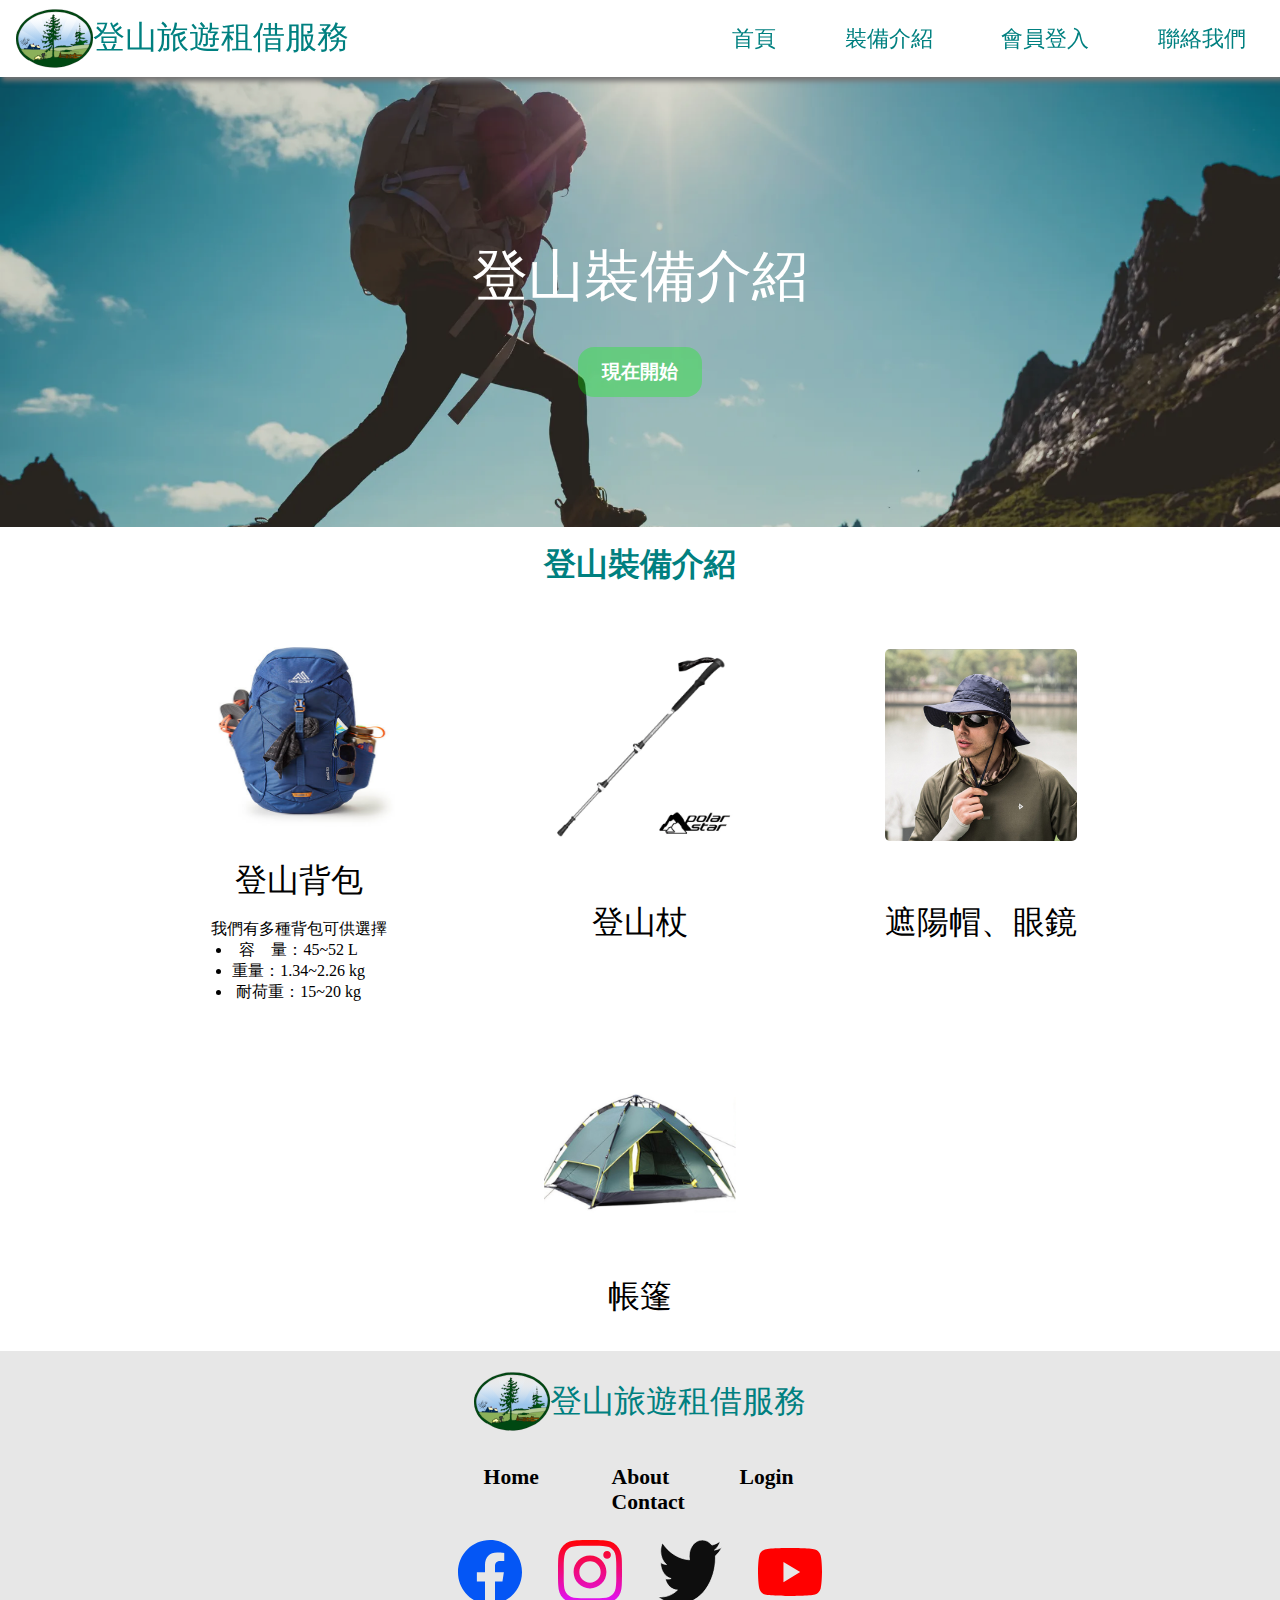
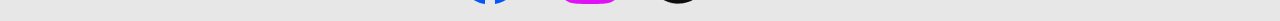
<file: project3/about.html>
<!DOCTYPE html>
<html lang="en">
<head>
    <meta charset="UTF-8">
    <meta http-equiv="X-UA-Compatible" content="IE=edge">
    <meta name="viewport" content="width=device-width, initial-scale=1.0">
    <title>Document</title>
    <link rel="stylesheet" href="./style/style2.css">
</head>
<body>
    <header>
        <div class="logo">
            <img src="./Pictures/country_scene_redone.svg" alt="Logo">
            <h1>登山旅遊租借服務</h1>
        </div>
        <nav>
            <ul>
                <li><a href="index2.html">首頁</a></li>
                <li><a href="about.html">裝備介紹</a></li>
                <li><a href="#">會員登入</a></li>
                <li><a href="#">聯絡我們</a></li>
            </ul>
        </nav>
    </header>
    <main>
        <section class="backImage2">
            <div class="filter"></div>
            <h3>
                登山裝備介紹
            </h3>
            <button class="start">現在開始</button>
        </section>
        <section class="first">
            <h1>登山裝備介紹</h1>
            
                <section class="cards">
                    <div class="card">
                        <div class="image-container">
                            <img src="./Pictures/bag.jpg" 
                            alt="picture">
                        </div>
                        <h4>登山背包</h4>
                        我們有多種背包可供選擇
                        <ul>
                            <li>容　量：45~52 L</li>
                            <li>重量：1.34~2.26 kg</li>
                            <li>耐荷重：15~20 kg</li>
                        </ul>
                    </div>
                    <div class="card">
                        <div class="image-container">
                            <img src="./Pictures/stick.jpg" 
                            alt="picture">
                        </div>
                        <h4>登山杖</h4>
                        <p>
                            
                        </p>
                    </div>
                    <div class="card">
                        <div class="image-container">
                            <img src="./Pictures/cap.jpg" 
                            alt="picture">
                        </div>
                        <h4>遮陽帽、眼鏡</h4>
                        <p>
                            
                        </p>
                    </div>
                    <div class="card">
                        <div class="image-container">
                            <img src="./Pictures/camp.jpg" 
                            alt="picture">
                        </div>
                        <h4>帳篷</h4>
                        <p>
                            
                        </p>
                    </div>
                </section>
        </section>
    </main>

    <footer>
        <div class="logo">
            <img src="./Pictures/country_scene_redone.svg" alt="Logo">
            <h1>登山旅遊租借服務</h1>
        </div>
        <nav>
            <ul>
                <li><a href="#">Home</a></li>
                <li><a href="#">About</a></li>
                <li><a href="#">Login</a></li>
                <li><a href="#">Contact</a></li>
            </ul>
        </nav>
        <section class="links">
            <a href="#"><img src="./Icons/facebook.svg" alt="facebook"></a>
            <a href="#"><img src="./Icons/instagram.svg" alt="instagram"></a>
            <a href="#"><img src="./Icons/twitter.svg" alt="twitter"></a>
            <a href="#"><img src="./Icons/youtube.svg" alt="youtube"></a>
        </section>
    </footer>
</body>
</html>
</file>
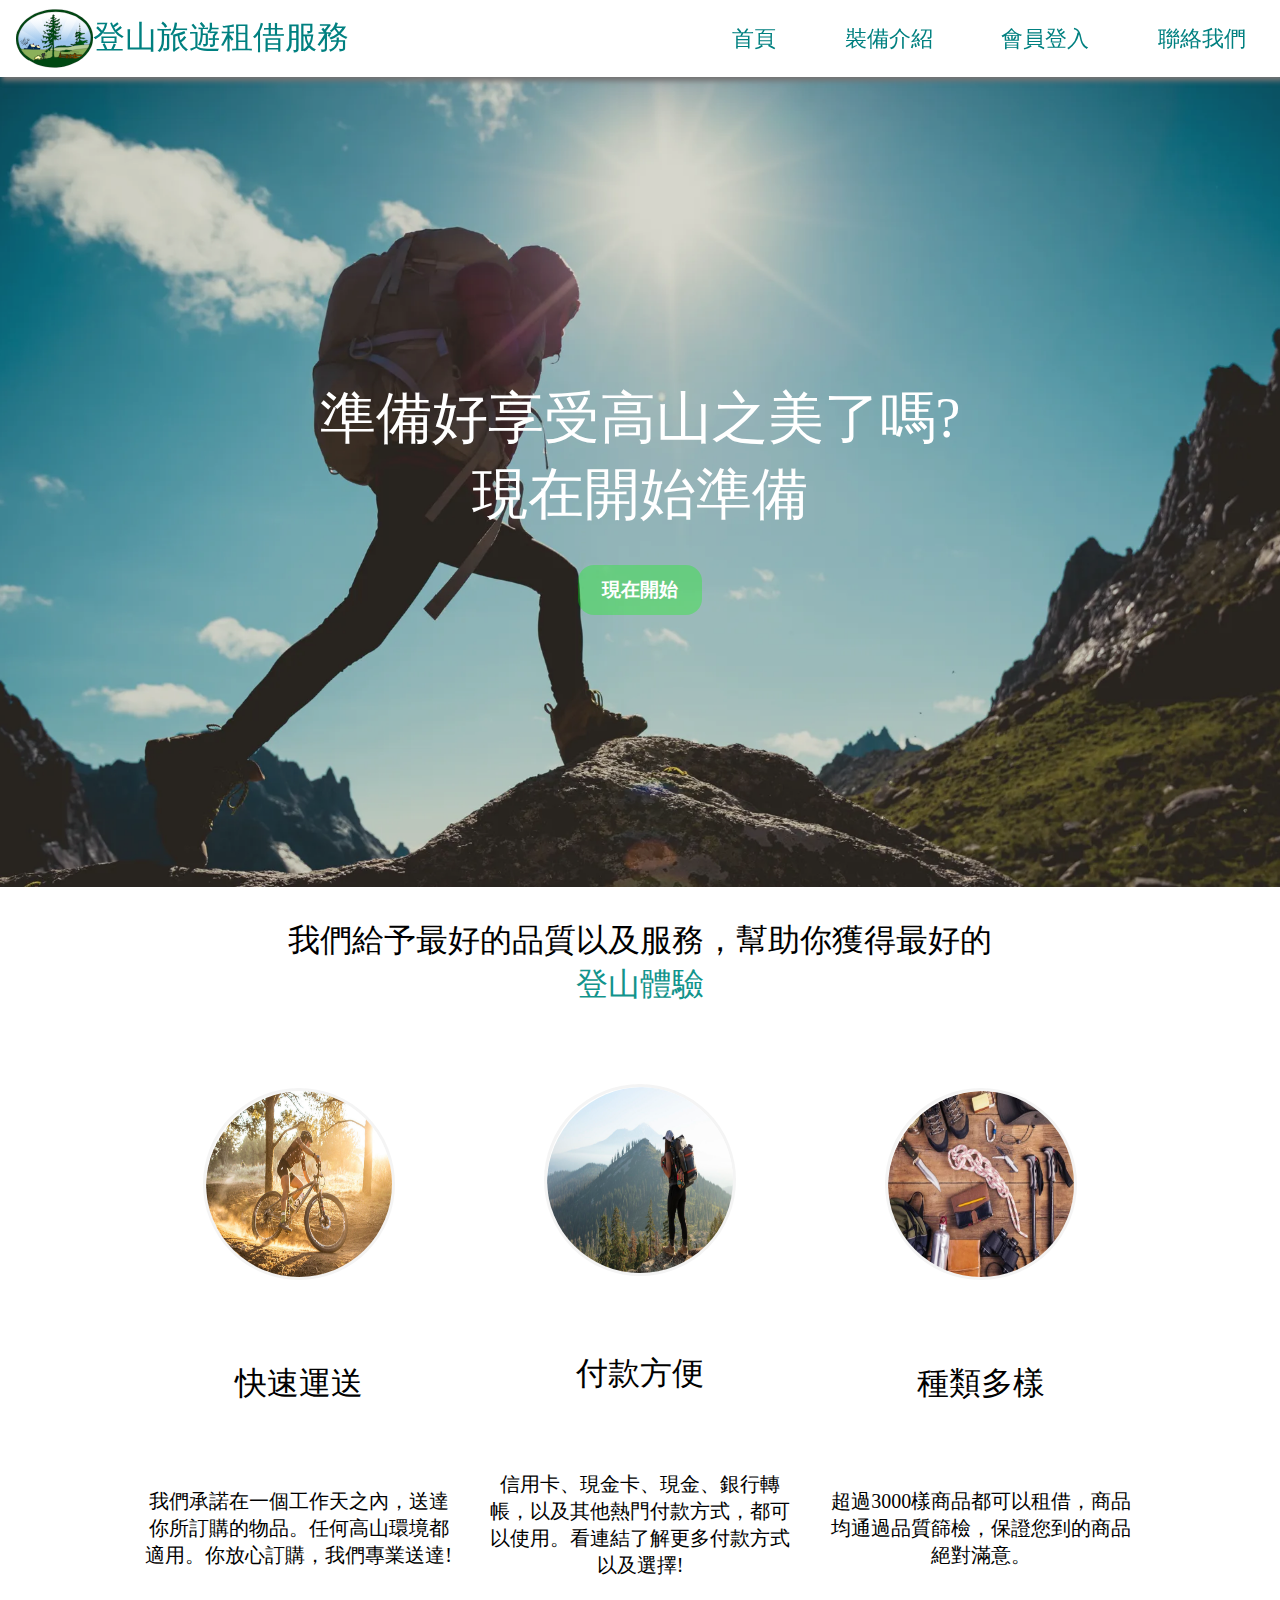
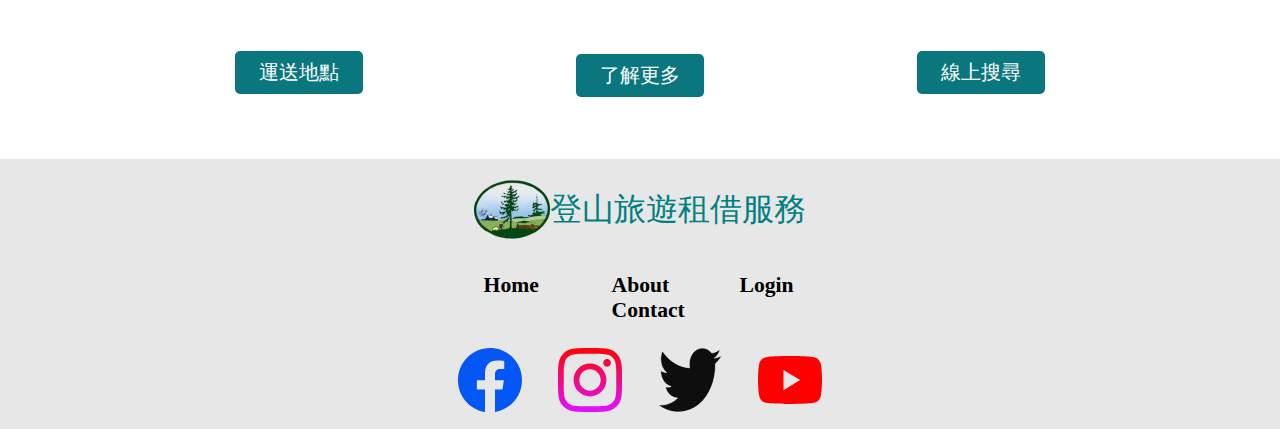
<file: project3/index2.html>
<!DOCTYPE html>
<html lang="en">
<head>
    <meta charset="UTF-8">
    <meta http-equiv="X-UA-Compatible" content="IE=edge">
    <meta name="viewport" content="width=device-width, initial-scale=1.0">
    <title>Document</title>
    <link rel="stylesheet" href="./style/style2.css">
</head>
<body>
    <header>
        <div class="logo">
            <img src="./Pictures/country_scene_redone.svg" alt="Logo">
            <h1>登山旅遊租借服務</h1>
        </div>
        <nav>
            <ul>
                <li><a href="index.html">首頁</a></li>
                <li><a href="about.html">裝備介紹</a></li>
                <li><a href="#">會員登入</a></li>
                <li><a href="#">聯絡我們</a></li>
            </ul>
        </nav>
    </header>
    <main>
        <section class="backImage">
            <div class="filter"></div>
            <h3>
                準備好享受高山之美了嗎?<br>
                現在開始準備
            </h3>
            <button class="start">現在開始</button>
        </section>
        <section class="second">
            <h2>
                我們給予最好的品質以及服務，幫助你獲得最好的<br>
                <span style="color: #12948c">登山體驗</span>
            </h2>
            <section class="cards">
                <div class="card">
                    <div class="image-container">
                        <img src="./Pictures/climing1.jpg" 
                        alt="picture">
                    </div>
                    <h4>快速運送</h4>
                    <p>
                        我們承諾在一個工作天之內，送達你所訂購的物品。任何高山環境都適用。你放心訂購，我們專業送達!
                    </p>
                    <a href="#">運送地點</a>
                </div>
                <div class="card">
                    <div class="image-container">
                        <img src="./Pictures/climing2.jpg" 
                        alt="picture">
                    </div>
                    <h4>付款方便</h4>
                    <p>
                        信用卡、現金卡、現金、銀行轉帳，以及其他熱門付款方式，都可以使用。看連結了解更多付款方式以及選擇!
                    </p>
                    <a href="#">了解更多</a>
                </div>
                <div class="card">
                    <div class="image-container">
                        <img src="./Pictures/climing3.jpg" 
                        alt="picture">
                    </div>
                    <h4>種類多樣</h4>
                    <p>
                        超過3000樣商品都可以租借，商品均通過品質篩檢，保證您到的商品絕對滿意。
                    </p>
                    <a href="#">線上搜尋</a>
                </div>
            </section>
        </section>
    </main>

    <footer>
        <div class="logo">
            <img src="./Pictures/country_scene_redone.svg" alt="Logo">
            <h1>登山旅遊租借服務</h1>
        </div>
        <nav>
            <ul>
                <li><a href="#">Home</a></li>
                <li><a href="#">About</a></li>
                <li><a href="#">Login</a></li>
                <li><a href="#">Contact</a></li>
            </ul>
        </nav>
        <section class="links">
            <a href="#"><img src="./Icons/facebook.svg" alt="facebook"></a>
            <a href="#"><img src="./Icons/instagram.svg" alt="instagram"></a>
            <a href="#"><img src="./Icons/twitter.svg" alt="twitter"></a>
            <a href="#"><img src="./Icons/youtube.svg" alt="youtube"></a>
        </section>
    </footer>
</body>
</html>
</file>
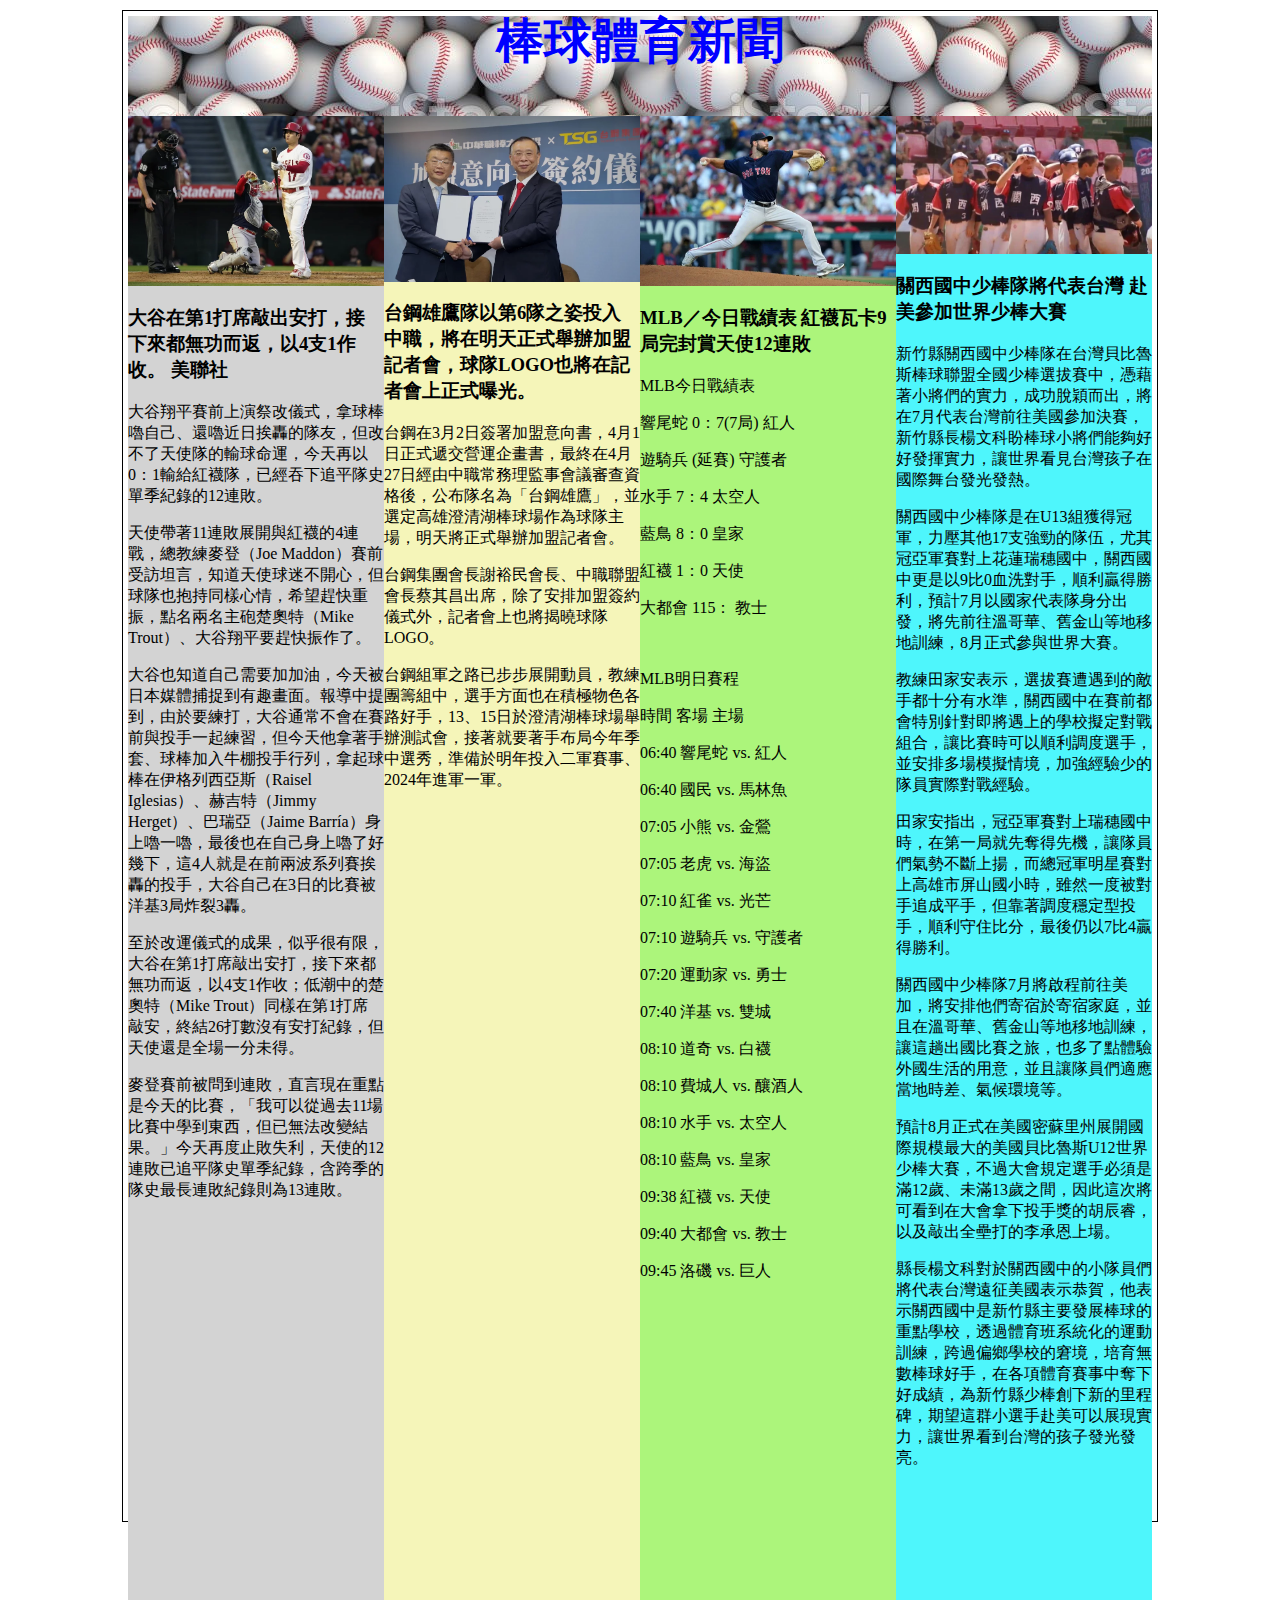
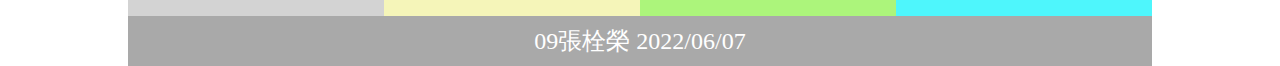
<file: RWD/ex-test.html>
<!DOCTYPE html>
<html lang="en">
  <head>
    <meta charset="UTF-8" />
    <meta http-equiv="X-UA-Compatible" content="IE=edge" />
    <meta name="viewport" content="width=device-width, initial-scale=1.0" />
    <title>Document</title>
    <link rel="stylesheet" href="ex-test.css" />
  </head>
  <body>
    <div id="container">
      <div id="header">棒球體育新聞</div>
      <div id="content1">
        <img src="./大谷翔平.jpg" width="100%" valign="top" />
        <h3>大谷在第1打席敲出安打，接下來都無功而返，以4支1作收。 美聯社</h3>
        <p>大谷翔平賽前上演祭改儀式，拿球棒嚕自己、還嚕近日挨轟的隊友，但改不了天使隊的輸球命運，今天再以0：1輸給紅襪隊，已經吞下追平隊史單季紀錄的12連敗。</p>
        <p>天使帶著11連敗展開與紅襪的4連戰，總教練麥登（Joe Maddon）賽前受訪坦言，知道天使球迷不開心，但球隊也抱持同樣心情，希望趕快重振，點名兩名主砲楚奧特（Mike Trout）、大谷翔平要趕快振作了。</p>
        <p>大谷也知道自己需要加加油，今天被日本媒體捕捉到有趣畫面。報導中提到，由於要練打，大谷通常不會在賽前與投手一起練習，但今天他拿著手套、球棒加入牛棚投手行列，拿起球棒在伊格列西亞斯（Raisel Iglesias）、赫吉特（Jimmy Herget）、巴瑞亞（Jaime Barría）身上嚕一嚕，最後也在自己身上嚕了好幾下，這4人就是在前兩波系列賽挨轟的投手，大谷自己在3日的比賽被洋基3局炸裂3轟。</p>
        <p>至於改運儀式的成果，似乎很有限，大谷在第1打席敲出安打，接下來都無功而返，以4支1作收；低潮中的楚奧特（Mike Trout）同樣在第1打席敲安，終結26打數沒有安打紀錄，但天使還是全場一分未得。</p>
        <p>麥登賽前被問到連敗，直言現在重點是今天的比賽，「我可以從過去11場比賽中學到東西，但已無法改變結果。」今天再度止敗失利，天使的12連敗已追平隊史單季紀錄，含跨季的隊史最長連敗紀錄則為13連敗。</p>
      </div>
      <div id="content2">
        <img src="./台鋼雄鷹隊.jpg" width="100%" valign="top" />
        <h3>台鋼雄鷹隊以第6隊之姿投入中職，將在明天正式舉辦加盟記者會，球隊LOGO也將在記者會上正式曝光。</h3>
        <p>台鋼在3月2日簽署加盟意向書，4月1日正式遞交營運企畫書，最終在4月27日經由中職常務理監事會議審查資格後，公布隊名為「台鋼雄鷹」，並選定高雄澄清湖棒球場作為球隊主場，明天將正式舉辦加盟記者會。</p>
        <p>台鋼集團會長謝裕民會長、中職聯盟會長蔡其昌出席，除了安排加盟簽約儀式外，記者會上也將揭曉球隊LOGO。</p>
        <p>台鋼組軍之路已步步展開動員，教練團籌組中，選手方面也在積極物色各路好手，13、15日於澄清湖棒球場舉辦測試會，接著就要著手布局今年季中選秀，準備於明年投入二軍賽事、2024年進軍一軍。</p>
      </div>
      <div id="content3">
        <img src="./瓦卡.jpg" width="100%" valign="top" />
        <h3>MLB／今日戰績表 紅襪瓦卡9局完封賞天使12連敗</h3>
        <p>MLB今日戰績表</p>
        <p>響尾蛇 0：7(7局) 紅人</p>
        <p>遊騎兵 (延賽) 守護者</p>
        <p>水手 7：4 太空人</p>
        <p>藍鳥 8：0 皇家</p>
        <p>紅襪 1：0 天使</p>
        <p>大都會 115： 教士</p>
        <br />
        <p>MLB明日賽程</p>
        <p>時間 客場 主場</p>
        <p>06:40 響尾蛇 vs. 紅人</p>
        <p>06:40 國民 vs. 馬林魚</p>
        <p>07:05 小熊 vs. 金鶯</p>
        <p>07:05 老虎 vs. 海盜</p>
        <p>07:10 紅雀 vs. 光芒</p>
        <p>07:10 遊騎兵 vs. 守護者</p>
        <p>07:20 運動家 vs. 勇士</p>
        <p>07:40 洋基 vs. 雙城</p>
        <p>08:10 道奇 vs. 白襪</p>
        <p>08:10 費城人 vs. 釀酒人</p>
        <p>08:10 水手 vs. 太空人</p>
        <p>08:10 藍鳥 vs. 皇家</p>
        <p>09:38 紅襪 vs. 天使</p>
        <p>09:40 大都會 vs. 教士</p>
        <p>09:45 洛磯 vs. 巨人</p>
      </div>
      <div id="content4">
        <img src="./關西少棒.jpg" width="100%" align="center" valign="top" />
        <h3>關西國中少棒隊將代表台灣 赴美參加世界少棒大賽</h3>
        <p>新竹縣關西國中少棒隊在台灣貝比魯斯棒球聯盟全國少棒選拔賽中，憑藉著小將們的實力，成功脫穎而出，將在7月代表台灣前往美國參加決賽，新竹縣長楊文科盼棒球小將們能夠好好發揮實力，讓世界看見台灣孩子在國際舞台發光發熱。</p>
        <p>關西國中少棒隊是在U13組獲得冠軍，力壓其他17支強勁的隊伍，尤其冠亞軍賽對上花蓮瑞穗國中，關西國中更是以9比0血洗對手，順利贏得勝利，預計7月以國家代表隊身分出發，將先前往溫哥華、舊金山等地移地訓練，8月正式參與世界大賽。</p>
        <p>教練田家安表示，選拔賽遭遇到的敵手都十分有水準，關西國中在賽前都會特別針對即將遇上的學校擬定對戰組合，讓比賽時可以順利調度選手，並安排多場模擬情境，加強經驗少的隊員實際對戰經驗。</p>
        <p>田家安指出，冠亞軍賽對上瑞穗國中時，在第一局就先奪得先機，讓隊員們氣勢不斷上揚，而總冠軍明星賽對上高雄市屏山國小時，雖然一度被對手追成平手，但靠著調度穩定型投手，順利守住比分，最後仍以7比4贏得勝利。</p>
        <p>關西國中少棒隊7月將啟程前往美加，將安排他們寄宿於寄宿家庭，並且在溫哥華、舊金山等地移地訓練，讓這趟出國比賽之旅，也多了點體驗外國生活的用意，並且讓隊員們適應當地時差、氣候環境等。</p>
        <p>預計8月正式在美國密蘇里州展開國際規模最大的美國貝比魯斯U12世界少棒大賽，不過大會規定選手必須是滿12歲、未滿13歲之間，因此這次將可看到在大會拿下投手獎的胡辰睿，以及敲出全壘打的李承恩上場。</p>
        <p>縣長楊文科對於關西國中的小隊員們將代表台灣遠征美國表示恭賀，他表示關西國中是新竹縣主要發展棒球的重點學校，透過體育班系統化的運動訓練，跨過偏鄉學校的窘境，培育無數棒球好手，在各項體育賽事中奪下好成績，為新竹縣少棒創下新的里程碑，期望這群小選手赴美可以展現實力，讓世界看到台灣的孩子發光發亮。</p>
      </div>
      <div id="footer">
        <th>09張栓榮</th>
        <th>2022/06/07</th>
      </div>
    </div>
  </body>
</html>
</file>
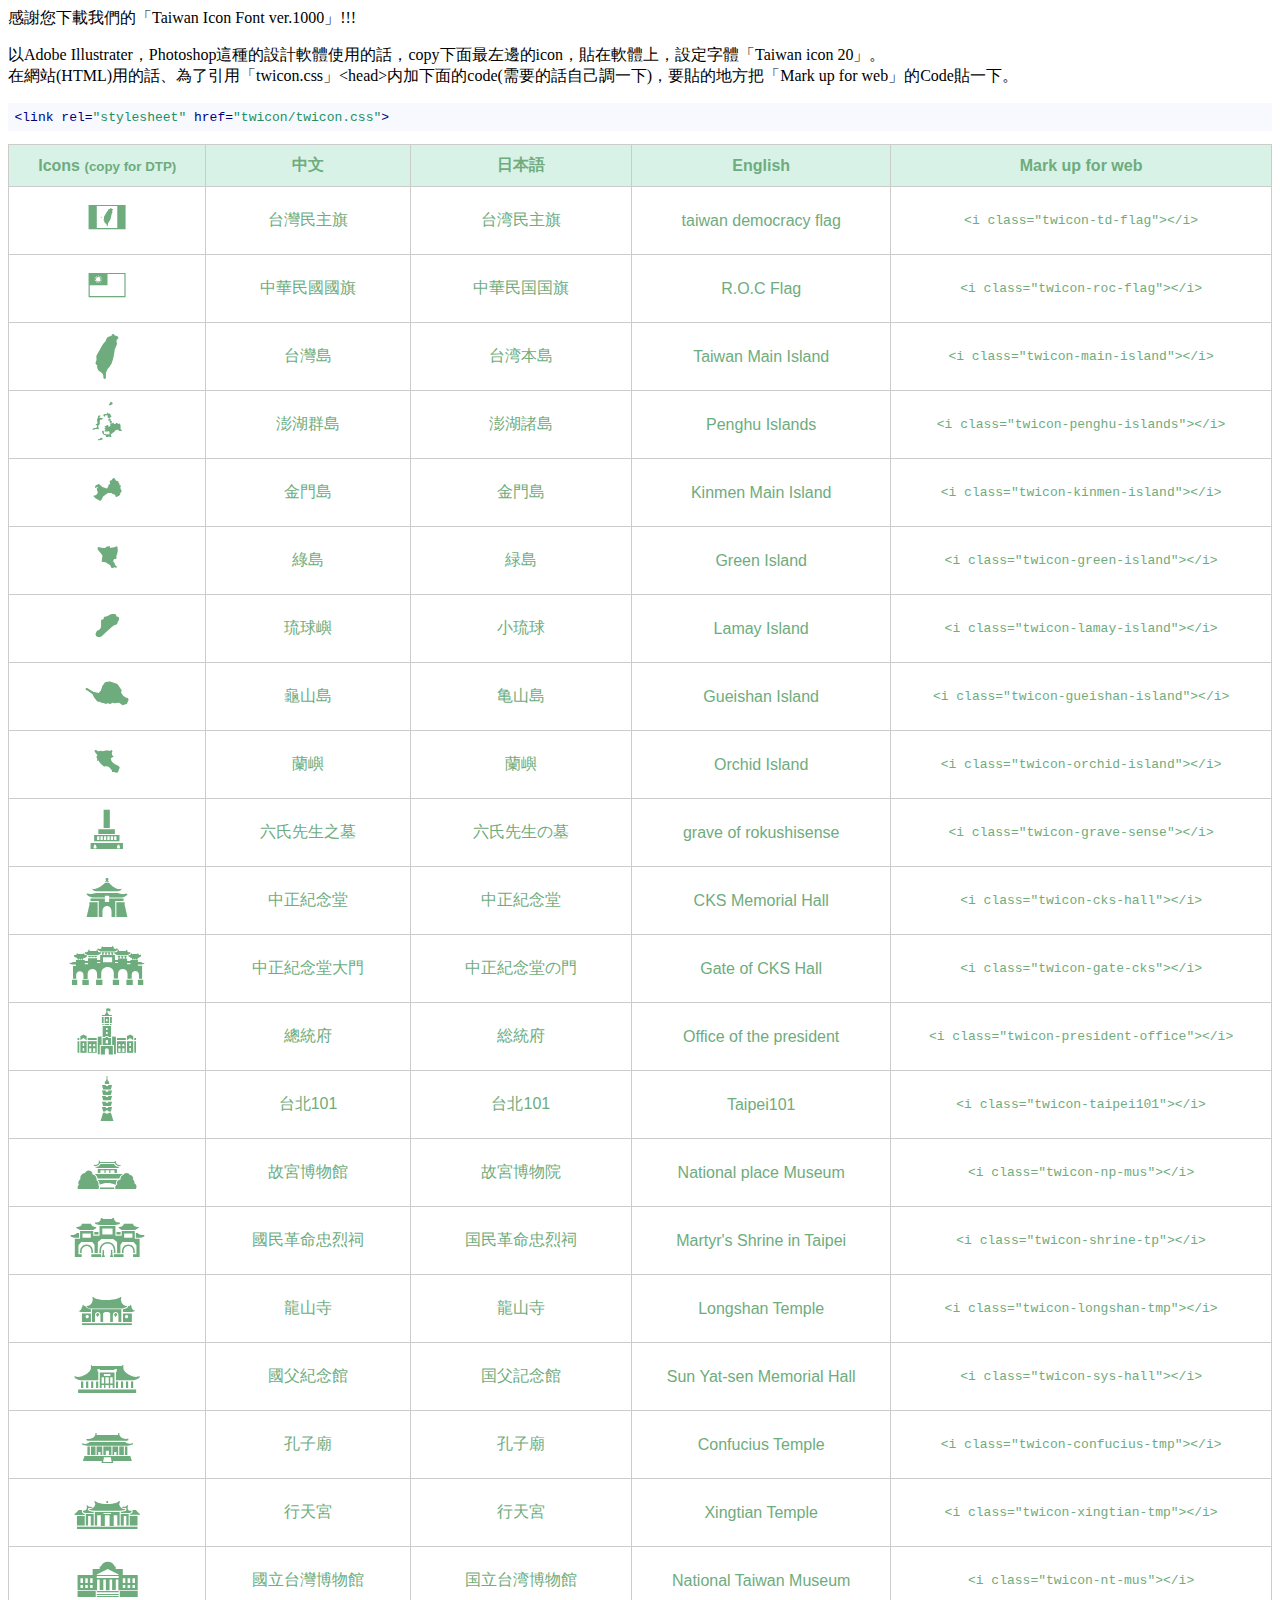
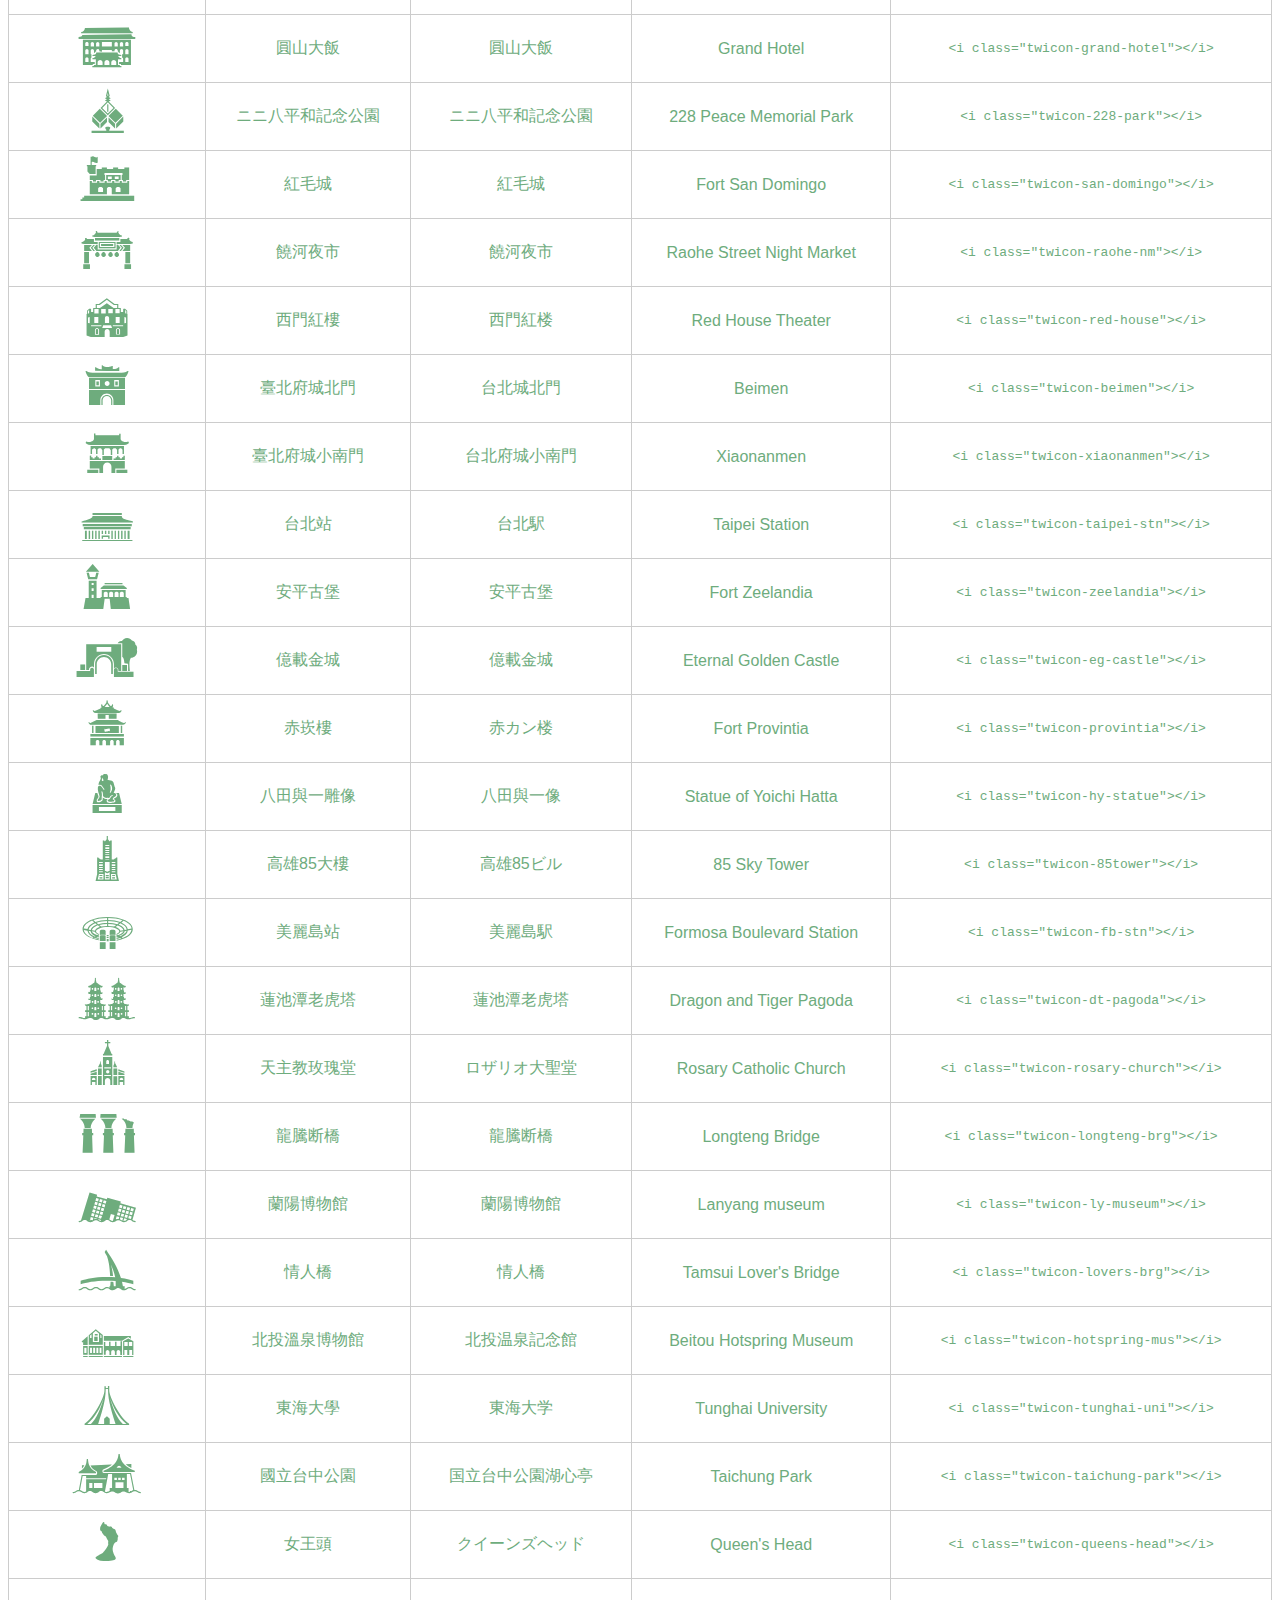
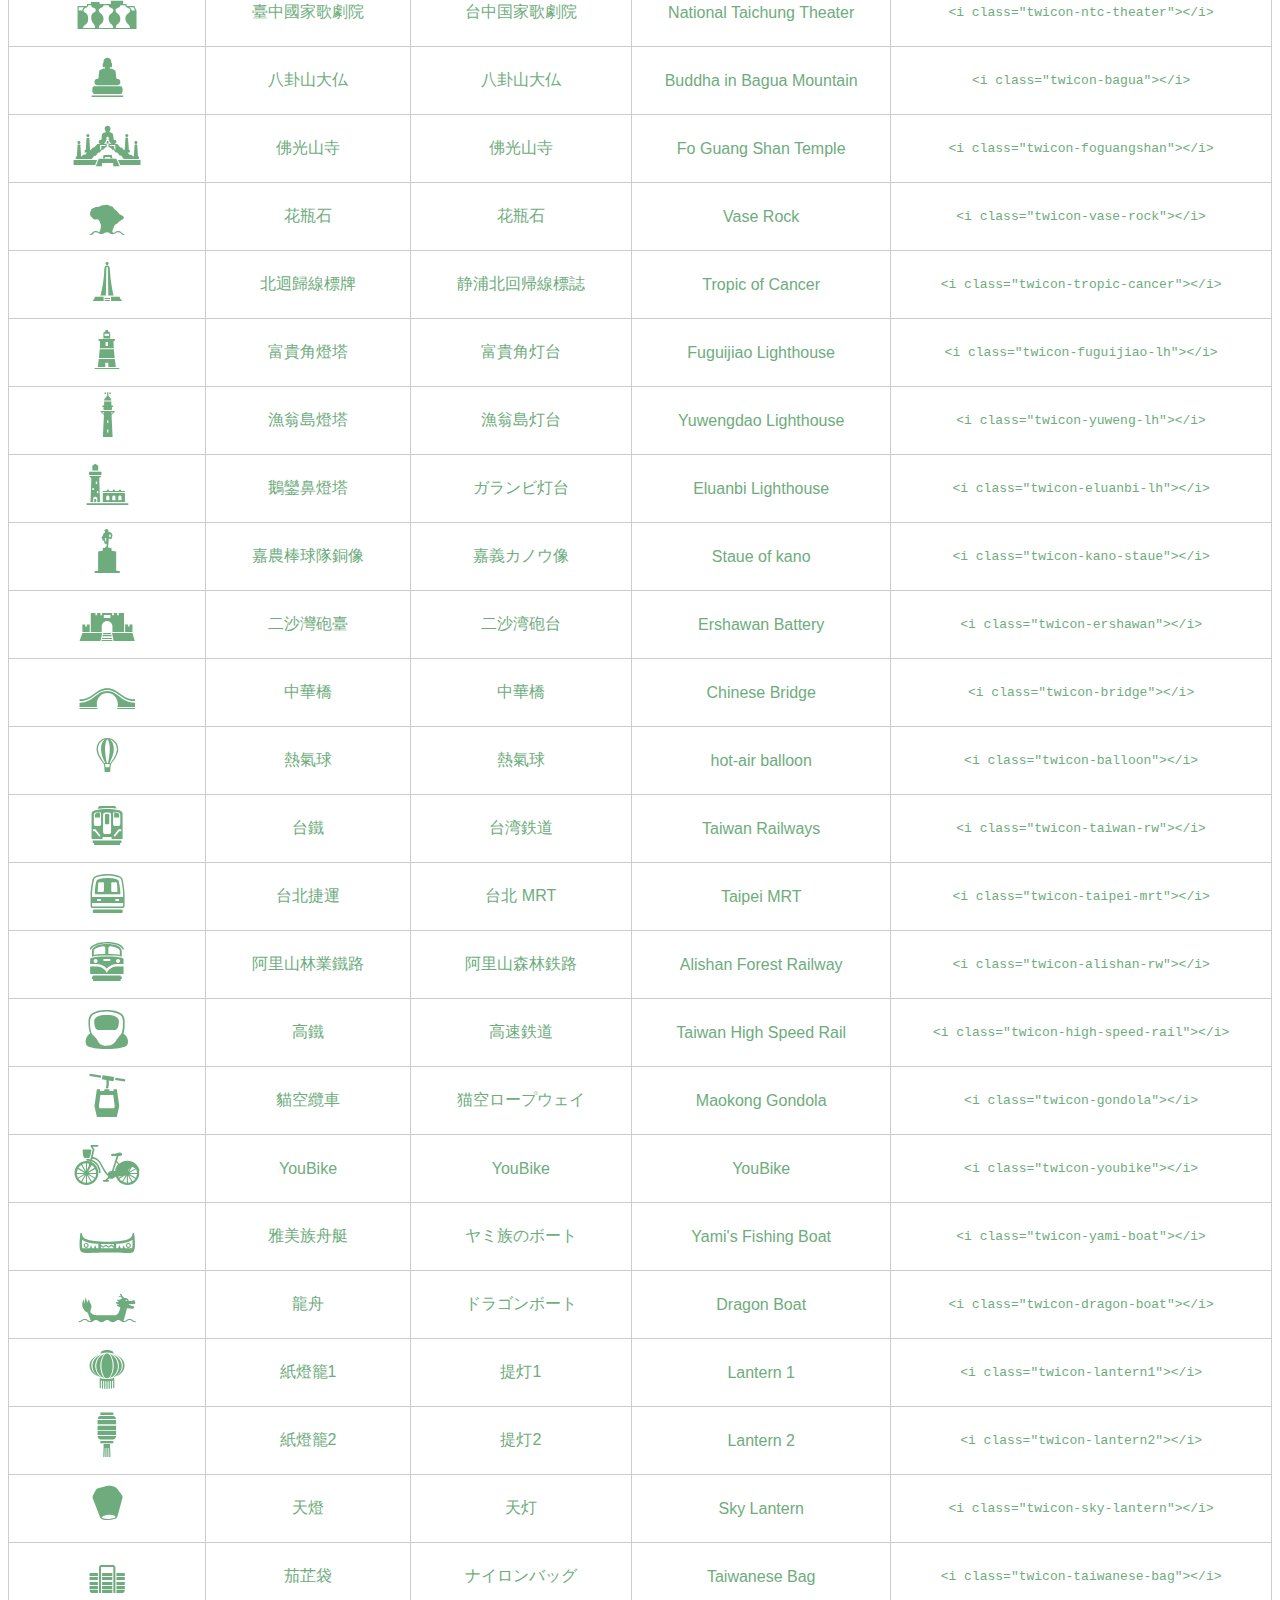
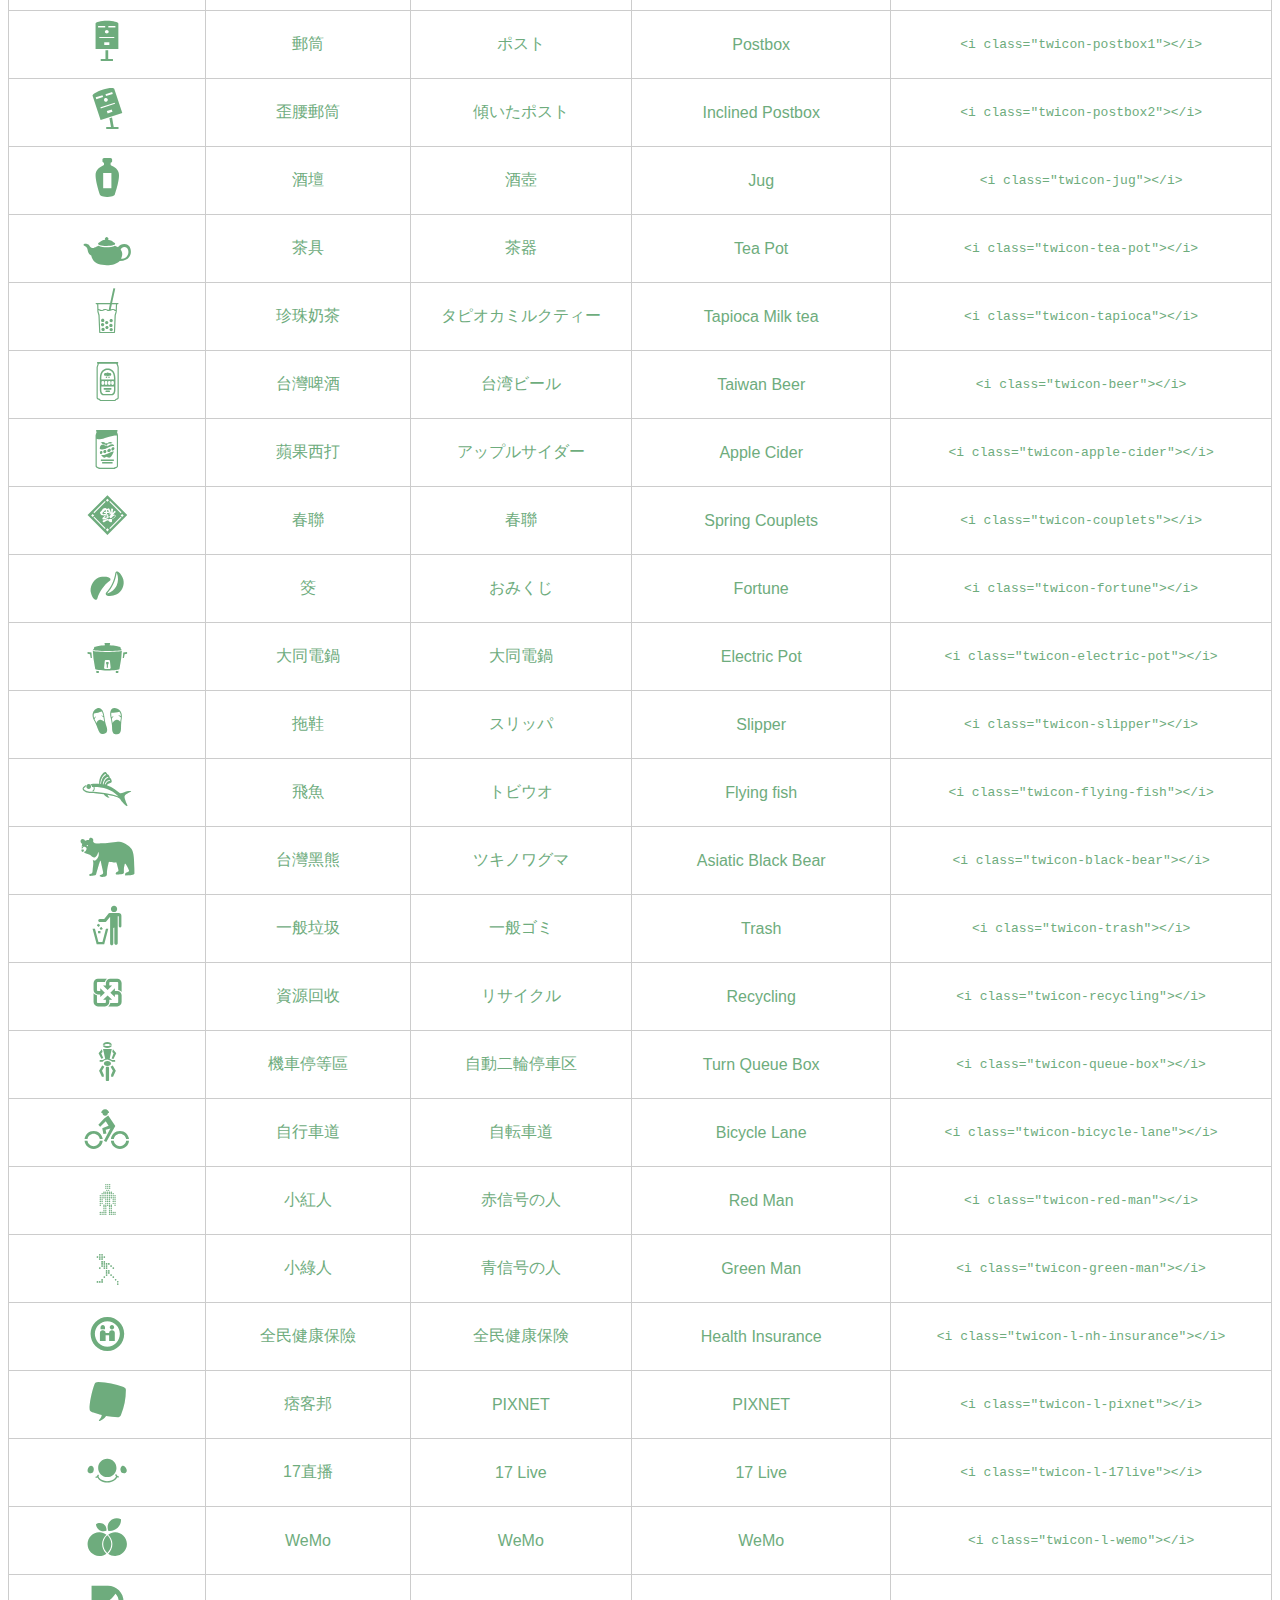
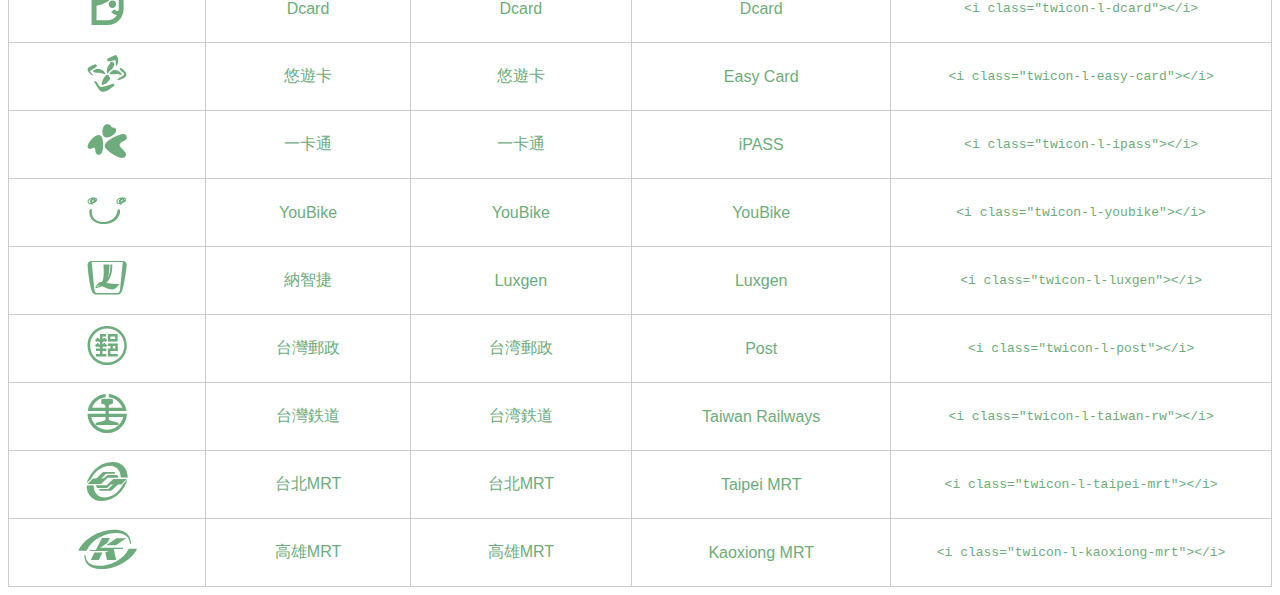
<file: project2/project2/twicon/List.html>
<head>
 <title>一覽表|一覧表|List</title>
 <style type="text/css">
  table{
    width: 100%;
    border-collapse: collapse;
    border-spacing: 0;
    color:#6EAC7D;
    font-family: sans-serif ;
  }

  table th{
    padding: 10px 20px;
    text-align: center;
    border: 1px solid #ccc;
    background-color: #D9F2E7
  }

  table td{
    padding: 0px 20px;
    text-align: center;
    border: 1px solid #ccc;
  }

  table td.icon {
    font-family: "twicon" ;
    font-size: 3.5em ;
    border: 1px solid #ccc;
  }

  table tr:hover{
    background-color: #4A7756;
    color:#fff;
  }

  @font-face {
   font-family: 'twicon';
   src: url('twicon.woff') ;
   src: url('twicon.woff2') ;
  }
 </style>
</head>
<body>
 <p>
   感謝您下載我們的「Taiwan Icon Font ver.1000」!!!
 </p>
 <p>
   以Adobe Illustrater，Photoshop這種的設計軟體使用的話，copy下面最左邊的icon，貼在軟體上，設定字體「Taiwan icon 20」。
  <br>在網站(HTML)用的話、為了引用「twicon.css」&lt;head&gt;内加下面的code(需要的話自己調一下)，要貼的地方把「Mark up for web」的Code貼一下。
  <pre style="display:block;overflow-x:auto;padding:0.5em;color:#000;background:#f8f8ff"><code><span style="color:#000080;font-weight:normal">&lt;<span style="color:#000080;font-weight:normal">link</span> <span class="hljs-attr">rel</span>=<span style="color:#219161">&quot;stylesheet&quot;</span> <span class="hljs-attr">href</span>=<span style="color:#219161">&quot;twicon/twicon.css&quot;</span>&gt;</span></code></pre>

 <table>
  <tr>
    <th>Icons <small>(copy for DTP)</small></th>
    <th>中文</th>
    <th>日本語</th>
    <th>English</th>
    <th>Mark up for web</th>
  </tr>
  <tr>
    <td class="icon">ꀀ</td>
    <td>台灣民主旗</td>
    <td>台湾民主旗</td>
    <td>taiwan democracy flag</td>
    <td><code>&lt;i class="twicon-td-flag"&gt;&lt;/i&gt;</code></td>
  </tr>
  <tr>
    <td class="icon">ꀁ</td>
    <td>中華民國國旗</td>
    <td>中華民国国旗</td>
    <td>R.O.C Flag</td>
    <td><code>&lt;i class="twicon-roc-flag"&gt;&lt;/i&gt;</code></td>
  </tr>
  <tr>
    <td class="icon">ꀂ</td>
    <td>台灣島</td>
    <td>台湾本島</td>
    <td>Taiwan Main Island</td>
    <td><code>&lt;i class="twicon-main-island"&gt;&lt;/i&gt;</code></td>
  </tr>
  <tr>
    <td class="icon">ꀃ</td>
    <td>澎湖群島</td>
    <td>澎湖諸島</td>
    <td>Penghu Islands</td>
    <td><code>&lt;i class="twicon-penghu-islands"&gt;&lt;/i&gt;</code></td>
  </tr>
  <tr>
    <td class="icon">ꀄ</td>
    <td>金門島</td>
    <td>金門島</td>
    <td>Kinmen Main Island</td>
    <td><code>&lt;i class="twicon-kinmen-island"&gt;&lt;/i&gt;</code></td>
  </tr>
  <tr>
    <td class="icon">ꀅ</td>
    <td>綠島</td>
    <td>緑島</td>
    <td>Green Island</td>
    <td><code>&lt;i class="twicon-green-island"&gt;&lt;/i&gt;</code></td>
  </tr>
  <tr>
    <td class="icon">ꀆ</td>
    <td>琉球嶼</td>
    <td>小琉球</td>
    <td>Lamay Island</td>
    <td><code>&lt;i class="twicon-lamay-island"&gt;&lt;/i&gt;</code></td>
  </tr>
  <tr>
    <td class="icon">ꀇ</td>
    <td>龜山島</td>
    <td>亀山島</td>
    <td>Gueishan Island</td>
    <td><code>&lt;i class="twicon-gueishan-island"&gt;&lt;/i&gt;</code></td>
  </tr>
  <tr>
    <td class="icon">ꀈ</td>
    <td>蘭嶼</td>
    <td>蘭嶼</td>
    <td>Orchid Island</td>
    <td><code>&lt;i class="twicon-orchid-island"&gt;&lt;/i&gt;</code></td>
  </tr>
  <tr>
    <td class="icon">ꀉ</td>
    <td>六氏先生之墓</td>
    <td>六氏先生の墓</td>
    <td>grave of rokushisense</td>
    <td><code>&lt;i class="twicon-grave-sense"&gt;&lt;/i&gt;</code></td>
  </tr>
  <tr>
    <td class="icon">ꀊ</td>
    <td>中正紀念堂</td>
    <td>中正紀念堂</td>
    <td>CKS Memorial Hall</td>
    <td><code>&lt;i class="twicon-cks-hall"&gt;&lt;/i&gt;</code></td>
  </tr>
  <tr>
    <td class="icon">ꀋ</td>
    <td>中正紀念堂大門</td>
    <td>中正紀念堂の門</td>
    <td>Gate of CKS Hall</td>
    <td><code>&lt;i class="twicon-gate-cks"&gt;&lt;/i&gt;</code></td>
  </tr>
  <tr>
    <td class="icon">ꀌ</td>
    <td>總統府</td>
    <td>総統府</td>
    <td>Office of the president</td>
    <td><code>&lt;i class="twicon-president-office"&gt;&lt;/i&gt;</code></td>
  </tr>
  <tr>
    <td class="icon">ꀍ</td>
    <td>台北101</td>
    <td>台北101</td>
    <td>Taipei101</td>
    <td><code>&lt;i class="twicon-taipei101"&gt;&lt;/i&gt;</code></td>
  </tr>
  <tr>
    <td class="icon">ꀎ</td>
    <td>故宮博物館</td>
    <td>故宮博物院</td>
    <td>National place Museum</td>
    <td><code>&lt;i class="twicon-np-mus"&gt;&lt;/i&gt;</code></td>
  </tr>
  <tr>
    <td class="icon">ꀏ</td>
    <td>國民革命忠烈祠</td>
    <td>国民革命忠烈祠</td>
    <td>Martyr's Shrine in Taipei</td>
    <td><code>&lt;i class="twicon-shrine-tp"&gt;&lt;/i&gt;</code></td>
  </tr>
  <tr>
    <td class="icon">ꀐ</td>
    <td>龍山寺</td>
    <td>龍山寺</td>
    <td>Longshan Temple</td>
    <td><code>&lt;i class="twicon-longshan-tmp"&gt;&lt;/i&gt;</code></td>
  </tr>
  <tr>
    <td class="icon">ꀑ</td>
    <td>國父紀念館</td>
    <td>国父記念館</td>
    <td>Sun Yat-sen Memorial Hall</td>
    <td><code>&lt;i class="twicon-sys-hall"&gt;&lt;/i&gt;</code></td>
  </tr>
  <tr>
    <td class="icon">ꀒ</td>
    <td>孔子廟</td>
    <td>孔子廟</td>
    <td>Confucius Temple</td>
    <td><code>&lt;i class="twicon-confucius-tmp"&gt;&lt;/i&gt;</code></td>
  </tr>
  <tr>
    <td class="icon">ꀓ</td>
    <td>行天宮</td>
    <td>行天宮</td>
    <td>Xingtian Temple</td>
    <td><code>&lt;i class="twicon-xingtian-tmp"&gt;&lt;/i&gt;</code></td>
  </tr>
  <tr>
    <td class="icon">ꀔ</td>
    <td>國立台灣博物館</td>
    <td>国立台湾博物館</td>
    <td>National Taiwan Museum</td>
    <td><code>&lt;i class="twicon-nt-mus"&gt;&lt;/i&gt;</code></td>
  </tr>
  <tr>
    <td class="icon">ꀕ</td>
    <td>圓山大飯</td>
    <td>圓山大飯</td>
    <td>Grand Hotel</td>
    <td><code>&lt;i class="twicon-grand-hotel"&gt;&lt;/i&gt;</code></td>
  </tr>
  <tr>
    <td class="icon">ꀖ</td>
    <td>ニニ八平和記念公園</td>
    <td>ニニ八平和記念公園</td>
    <td>228 Peace Memorial Park</td>
    <td><code>&lt;i class="twicon-228-park"&gt;&lt;/i&gt;</code></td>
  </tr>
  <tr>
    <td class="icon">ꀗ</td>
    <td>紅毛城</td>
    <td>紅毛城</td>
    <td>Fort San Domingo</td>
    <td><code>&lt;i class="twicon-san-domingo"&gt;&lt;/i&gt;</code></td>
  </tr>
  <tr>
    <td class="icon">ꀘ</td>
    <td>饒河夜市</td>
    <td>饒河夜市</td>
    <td>Raohe Street Night Market</td>
    <td><code>&lt;i class="twicon-raohe-nm"&gt;&lt;/i&gt;</code></td>
  </tr>
  <tr>
    <td class="icon">ꀙ</td>
    <td>西門紅樓</td>
    <td>西門紅楼</td>
    <td>Red House Theater</td>
    <td><code>&lt;i class="twicon-red-house"&gt;&lt;/i&gt;</code></td>
  </tr>
  <tr>
    <td class="icon">ꀚ</td>
    <td>臺北府城北門</td>
    <td>台北城北門</td>
    <td>Beimen</td>
    <td><code>&lt;i class="twicon-beimen"&gt;&lt;/i&gt;</code></td>
  </tr>
  <tr>
    <td class="icon">ꀛ</td>
    <td>臺北府城小南門</td>
    <td>台北府城小南門</td>
    <td>Xiaonanmen</td>
    <td><code>&lt;i class="twicon-xiaonanmen"&gt;&lt;/i&gt;</code></td>
  </tr>
  <tr>
    <td class="icon">ꀜ</td>
    <td>台北站</td>
    <td>台北駅</td>
    <td>Taipei Station</td>
    <td><code>&lt;i class="twicon-taipei-stn"&gt;&lt;/i&gt;</code></td>
  </tr>
  <tr>
    <td class="icon">ꀝ</td>
    <td>安平古堡</td>
    <td>安平古堡</td>
    <td>Fort Zeelandia</td>
    <td><code>&lt;i class="twicon-zeelandia"&gt;&lt;/i&gt;</code></td>
  </tr>
  <tr>
    <td class="icon">ꀞ</td>
    <td>億載金城</td>
    <td>億載金城</td>
    <td>Eternal Golden Castle</td>
    <td><code>&lt;i class="twicon-eg-castle"&gt;&lt;/i&gt;</code></td>
  </tr>
  <tr>
    <td class="icon">ꀟ</td>
    <td>赤崁樓</td>
    <td>赤カン楼</td>
    <td>Fort Provintia</td>
    <td><code>&lt;i class="twicon-provintia"&gt;&lt;/i&gt;</code></td>
  </tr>
  <tr>
    <td class="icon">ꀠ</td>
    <td>八田與一雕像</td>
    <td>八田與一像</td>
    <td>Statue of Yoichi Hatta</td>
    <td><code>&lt;i class="twicon-hy-statue"&gt;&lt;/i&gt;</code></td>
  </tr>
  <tr>
    <td class="icon">ꀡ</td>
    <td>高雄85大樓</td>
    <td>高雄85ビル</td>
    <td>85 Sky Tower</td>
    <td><code>&lt;i class="twicon-85tower"&gt;&lt;/i&gt;</code></td>
  </tr>
  <tr>
    <td class="icon">ꀢ</td>
    <td>美麗島站</td>
    <td>美麗島駅</td>
    <td>Formosa Boulevard Station</td>
    <td><code>&lt;i class="twicon-fb-stn"&gt;&lt;/i&gt;</code></td>
  </tr>
  <tr>
    <td class="icon">ꀣ</td>
    <td>蓮池潭老虎塔</td>
    <td>蓮池潭老虎塔</td>
    <td>Dragon and Tiger Pagoda</td>
    <td><code>&lt;i class="twicon-dt-pagoda"&gt;&lt;/i&gt;</code></td>
  </tr>
  <tr>
    <td class="icon">ꀤ</td>
    <td>天主教玫瑰堂</td>
    <td>ロザリオ大聖堂</td>
    <td>Rosary Catholic Church</td>
    <td><code>&lt;i class="twicon-rosary-church"&gt;&lt;/i&gt;</code></td>
  </tr>
  <tr>
    <td class="icon">ꀥ</td>
    <td>龍騰断橋</td>
    <td>龍騰断橋</td>
    <td>Longteng Bridge</td>
    <td><code>&lt;i class="twicon-longteng-brg"&gt;&lt;/i&gt;</code></td>
  </tr>
  <tr>
    <td class="icon">ꀦ</td>
    <td>蘭陽博物館</td>
    <td>蘭陽博物館</td>
    <td>Lanyang museum</td>
    <td><code>&lt;i class="twicon-ly-museum"&gt;&lt;/i&gt;</code></td>
  </tr>
  <tr>
    <td class="icon">ꀧ</td>
    <td>情人橋</td>
    <td>情人橋</td>
    <td>Tamsui Lover's Bridge</td>
    <td><code>&lt;i class="twicon-lovers-brg"&gt;&lt;/i&gt;</code></td>
  </tr>
  <tr>
    <td class="icon">ꀨ</td>
    <td>北投溫泉博物館</td>
    <td>北投温泉記念館</td>
    <td>Beitou Hotspring Museum</td>
    <td><code>&lt;i class="twicon-hotspring-mus"&gt;&lt;/i&gt;</code></td>
  </tr>
  <tr>
    <td class="icon">ꀩ</td>
    <td>東海大學</td>
    <td>東海大学</td>
    <td>Tunghai University</td>
    <td><code>&lt;i class="twicon-tunghai-uni"&gt;&lt;/i&gt;</code></td>
  </tr>
  <tr>
    <td class="icon">ꀪ</td>
    <td>國立台中公園</td>
    <td>国立台中公園湖心亭</td>
    <td>Taichung Park</td>
    <td><code>&lt;i class="twicon-taichung-park"&gt;&lt;/i&gt;</code></td>
  </tr>
  <tr>
    <td class="icon">ꀫ</td>
    <td>女王頭</td>
    <td>クイーンズヘッド</td>
    <td>Queen's Head</td>
    <td><code>&lt;i class="twicon-queens-head"&gt;&lt;/i&gt;</code></td>
  </tr>
  <tr>
    <td class="icon">ꀬ</td>
    <td>臺中國家歌劇院</td>
    <td>台中国家歌劇院</td>
    <td>National Taichung Theater</td>
    <td><code>&lt;i class="twicon-ntc-theater"&gt;&lt;/i&gt;</code></td>
  </tr>
  <tr>
    <td class="icon">ꀭ</td>
    <td>八卦山大仏</td>
    <td>八卦山大仏</td>
    <td>Buddha in Bagua Mountain</td>
    <td><code>&lt;i class="twicon-bagua"&gt;&lt;/i&gt;</code></td>
  </tr>
  <tr>
    <td class="icon">ꀮ</td>
    <td>佛光山寺</td>
    <td>佛光山寺</td>
    <td>Fo Guang Shan Temple</td>
    <td><code>&lt;i class="twicon-foguangshan"&gt;&lt;/i&gt;</code></td>
  </tr>
  <tr>
    <td class="icon">ꀯ</td>
    <td>花瓶石</td>
    <td>花瓶石</td>
    <td>Vase Rock</td>
    <td><code>&lt;i class="twicon-vase-rock"&gt;&lt;/i&gt;</code></td>
  </tr>
  <tr>
    <td class="icon">ꀰ</td>
    <td>北迴歸線標牌</td>
    <td>静浦北回帰線標誌</td>
    <td>Tropic of Cancer</td>
    <td><code>&lt;i class="twicon-tropic-cancer"&gt;&lt;/i&gt;</code></td>
  </tr>
  <tr>
    <td class="icon">ꀱ</td>
    <td>富貴角燈塔</td>
    <td>富貴角灯台</td>
    <td>Fuguijiao Lighthouse</td>
    <td><code>&lt;i class="twicon-fuguijiao-lh"&gt;&lt;/i&gt;</code></td>
  </tr>
  <tr>
    <td class="icon">ꀲ</td>
    <td>漁翁島燈塔</td>
    <td>漁翁島灯台</td>
    <td>Yuwengdao Lighthouse</td>
    <td><code>&lt;i class="twicon-yuweng-lh"&gt;&lt;/i&gt;</code></td>
  </tr>
  <tr>
    <td class="icon">ꀳ</td>
    <td>鵝鑾鼻燈塔</td>
    <td>ガランビ灯台</td>
    <td>Eluanbi Lighthouse</td>
    <td><code>&lt;i class="twicon-eluanbi-lh"&gt;&lt;/i&gt;</code></td>
  </tr>
  <tr>
    <td class="icon">ꀴ</td>
    <td>嘉農棒球隊銅像</td>
    <td>嘉義カノウ像</td>
    <td>Staue of kano</td>
    <td><code>&lt;i class="twicon-kano-staue"&gt;&lt;/i&gt;</code></td>
  </tr>
  <tr>
    <td class="icon">ꀵ</td>
    <td>二沙灣砲臺</td>
    <td>二沙湾砲台</td>
    <td>Ershawan Battery</td>
    <td><code>&lt;i class="twicon-ershawan"&gt;&lt;/i&gt;</code></td>
  </tr>
  <tr>
    <td class="icon">ꀶ</td>
    <td>中華橋</td>
    <td>中華橋</td>
    <td>Chinese Bridge</td>
    <td><code>&lt;i class="twicon-bridge"&gt;&lt;/i&gt;</code></td>
  </tr>
  <tr>
    <td class="icon">ꀷ</td>
    <td>熱氣球</td>
    <td>熱氣球</td>
    <td>hot‐air balloon</td>
    <td><code>&lt;i class="twicon-balloon"&gt;&lt;/i&gt;</code></td>
  </tr>
  <tr>
    <td class="icon">ꀸ</td>
    <td>台鐵</td>
    <td>台湾鉄道</td>
    <td>Taiwan Railways</td>
    <td><code>&lt;i class="twicon-taiwan-rw"&gt;&lt;/i&gt;</code></td>
  </tr>
  <tr>
    <td class="icon">ꀹ</td>
    <td>台北捷運</td>
    <td>台北 MRT</td>
    <td>Taipei MRT</td>
    <td><code>&lt;i class="twicon-taipei-mrt"&gt;&lt;/i&gt;</code></td>
  </tr>
  <tr>
    <td class="icon">ꀺ</td>
    <td>阿里山林業鐵路</td>
    <td>阿里山森林鉄路</td>
    <td>Alishan Forest Railway</td>
    <td><code>&lt;i class="twicon-alishan-rw"&gt;&lt;/i&gt;</code></td>
  </tr>
  <tr>
    <td class="icon">ꀻ</td>
    <td>高鐵</td>
    <td>高速鉄道</td>
    <td>Taiwan High Speed Rail</td>
    <td><code>&lt;i class="twicon-high-speed-rail"&gt;&lt;/i&gt;</code></td>
  </tr>
  <tr>
    <td class="icon">ꀼ</td>
    <td>貓空纜車</td>
    <td>猫空ロープウェイ</td>
    <td>Maokong Gondola</td>
    <td><code>&lt;i class="twicon-gondola"&gt;&lt;/i&gt;</code></td>
  </tr>
  <tr>
    <td class="icon">ꀽ</td>
    <td>YouBike</td>
    <td>YouBike</td>
    <td>YouBike</td>
    <td><code>&lt;i class="twicon-youbike"&gt;&lt;/i&gt;</code></td>
  </tr>
  <tr>
    <td class="icon">ꀾ</td>
    <td>雅美族舟艇</td>
    <td>ヤミ族のボート</td>
    <td>Yami's Fishing Boat</td>
    <td><code>&lt;i class="twicon-yami-boat"&gt;&lt;/i&gt;</code></td>
  </tr>
  <tr>
    <td class="icon">ꀿ</td>
    <td>龍舟</td>
    <td>ドラゴンボート</td>
    <td>Dragon Boat</td>
    <td><code>&lt;i class="twicon-dragon-boat"&gt;&lt;/i&gt;</code></td>
  </tr>
  <tr>
    <td class="icon">ꁀ</td>
    <td>紙燈籠1</td>
    <td>提灯1</td>
    <td>Lantern 1</td>
    <td><code>&lt;i class="twicon-lantern1"&gt;&lt;/i&gt;</code></td>
  </tr>
  <tr>
    <td class="icon">ꁁ</td>
    <td>紙燈籠2</td>
    <td>提灯2</td>
    <td>Lantern 2</td>
    <td><code>&lt;i class="twicon-lantern2"&gt;&lt;/i&gt;</code></td>
  </tr>
  <tr>
    <td class="icon">ꁂ</td>
    <td>天燈</td>
    <td>天灯</td>
    <td>Sky Lantern</td>
    <td><code>&lt;i class="twicon-sky-lantern"&gt;&lt;/i&gt;</code></td>
  </tr>
  <tr>
    <td class="icon">ꁃ</td>
    <td>茄芷袋</td>
    <td>ナイロンバッグ</td>
    <td>Taiwanese Bag</td>
    <td><code>&lt;i class="twicon-taiwanese-bag"&gt;&lt;/i&gt;</code></td>
  </tr>
  <tr>
    <td class="icon">ꁄ</td>
    <td>郵筒</td>
    <td>ポスト</td>
    <td>Postbox</td>
    <td><code>&lt;i class="twicon-postbox1"&gt;&lt;/i&gt;</code></td>
  </tr>
  <tr>
    <td class="icon">ꁅ</td>
    <td>歪腰郵筒</td>
    <td>傾いたポスト</td>
    <td>Inclined Postbox</td>
    <td><code>&lt;i class="twicon-postbox2"&gt;&lt;/i&gt;</code></td>
  </tr>
  <tr>
    <td class="icon">ꁆ</td>
    <td>酒壇</td>
    <td>酒壺</td>
    <td>Jug</td>
    <td><code>&lt;i class="twicon-jug"&gt;&lt;/i&gt;</code></td>
  </tr>
  <tr>
    <td class="icon">ꁇ</td>
    <td>茶具</td>
    <td>茶器</td>
    <td>Tea Pot</td>
    <td><code>&lt;i class="twicon-tea-pot"&gt;&lt;/i&gt;</code></td>
  </tr>
  <tr>
    <td class="icon">ꁈ</td>
    <td>珍珠奶茶</td>
    <td>タピオカミルクティー</td>
    <td>Tapioca Milk tea</td>
    <td><code>&lt;i class="twicon-tapioca"&gt;&lt;/i&gt;</code></td>
  </tr>
  <tr>
    <td class="icon">ꁉ</td>
    <td>台灣啤酒</td>
    <td>台湾ビール</td>
    <td>Taiwan Beer</td>
    <td><code>&lt;i class="twicon-beer"&gt;&lt;/i&gt;</code></td>
  </tr>
  <tr>
    <td class="icon">ꁊ</td>
    <td>蘋果西打</td>
    <td>アップルサイダー</td>
    <td>Apple Cider</td>
    <td><code>&lt;i class="twicon-apple-cider"&gt;&lt;/i&gt;</code></td>
  </tr>
  <tr>
    <td class="icon">ꁋ</td>
    <td>春聯</td>
    <td>春聯</td>
    <td>Spring Couplets</td>
    <td><code>&lt;i class="twicon-couplets"&gt;&lt;/i&gt;</code></td>
  </tr>
  <tr>
    <td class="icon">ꁌ</td>
    <td>筊</td>
    <td>おみくじ</td>
    <td>Fortune</td>
    <td><code>&lt;i class="twicon-fortune"&gt;&lt;/i&gt;</code></td>
  </tr>
  <tr>
    <td class="icon">ꁍ</td>
    <td>大同電鍋</td>
    <td>大同電鍋</td>
    <td>Electric Pot</td>
    <td><code>&lt;i class="twicon-electric-pot"&gt;&lt;/i&gt;</code></td>
  </tr>
  <tr>
    <td class="icon">ꁎ</td>
    <td>拖鞋</td>
    <td>スリッパ</td>
    <td>Slipper</td>
    <td><code>&lt;i class="twicon-slipper"&gt;&lt;/i&gt;</code></td>
  </tr>
  <tr>
    <td class="icon">ꁏ</td>
    <td>飛魚</td>
    <td>トビウオ</td>
    <td>Flying fish</td>
    <td><code>&lt;i class="twicon-flying-fish"&gt;&lt;/i&gt;</code></td>
  </tr>
  <tr>
    <td class="icon">ꁐ</td>
    <td>台灣黑熊</td>
    <td>ツキノワグマ</td>
    <td>Asiatic Black Bear</td>
    <td><code>&lt;i class="twicon-black-bear"&gt;&lt;/i&gt;</code></td>
  </tr>
  <tr>
    <td class="icon">ꁒ</td>
    <td>一般垃圾</td>
    <td>一般ゴミ</td>
    <td>Trash</td>
    <td><code>&lt;i class="twicon-trash"&gt;&lt;/i&gt;</code></td>
  </tr>
  <tr>
    <td class="icon">ꁑ</td>
    <td>資源回收</td>
    <td>リサイクル</td>
    <td>Recycling</td>
    <td><code>&lt;i class="twicon-recycling"&gt;&lt;/i&gt;</code></td>
  </tr>
  <tr>
    <td class="icon">ꁓ</td>
    <td>機車停等區</td>
    <td>自動二輪停車区</td>
    <td>Turn Queue Box</td>
    <td><code>&lt;i class="twicon-queue-box"&gt;&lt;/i&gt;</code></td>
  </tr>
  <tr>
    <td class="icon">ꁔ</td>
    <td>自行車道</td>
    <td>自転車道</td>
    <td>Bicycle Lane</td>
    <td><code>&lt;i class="twicon-bicycle-lane"&gt;&lt;/i&gt;</code></td>
  </tr>
  <tr>
    <td class="icon">ꁕ</td>
    <td>小紅人</td>
    <td>赤信号の人</td>
    <td>Red Man</td>
    <td><code>&lt;i class="twicon-red-man"&gt;&lt;/i&gt;</code></td>
  </tr>
  <tr>
    <td class="icon">ꁖ</td>
    <td>小綠人</td>
    <td>青信号の人</td>
    <td>Green Man</td>
    <td><code>&lt;i class="twicon-green-man"&gt;&lt;/i&gt;</code></td>
  </tr>
  <tr>
    <td class="icon">ꁗ</td>
    <td>全民健康保險</td>
    <td>全民健康保険</td>
    <td>Health Insurance</td>
    <td><code>&lt;i class="twicon-l-nh-insurance"&gt;&lt;/i&gt;</code></td>
  </tr>
  <tr>
    <td class="icon">ꁘ</td>
    <td>痞客邦</td>
    <td>PIXNET</td>
    <td>PIXNET</td>
    <td><code>&lt;i class="twicon-l-pixnet"&gt;&lt;/i&gt;</code></td>
  </tr>
  <tr>
    <td class="icon">ꁙ</td>
    <td>17直播</td>
    <td>17 Live</td>
    <td>17 Live</td>
    <td><code>&lt;i class="twicon-l-17live"&gt;&lt;/i&gt;</code></td>
  </tr>
  <tr>
    <td class="icon">ꁚ</td>
    <td>WeMo</td>
    <td>WeMo</td>
    <td>WeMo</td>
    <td><code>&lt;i class="twicon-l-wemo"&gt;&lt;/i&gt;</code></td>
  </tr>
  <tr>
    <td class="icon">ꁛ</td>
    <td>Dcard</td>
    <td>Dcard</td>
    <td>Dcard</td>
    <td><code>&lt;i class="twicon-l-dcard"&gt;&lt;/i&gt;</code></td>
  </tr>
  <tr>
    <td class="icon">ꁜ</td>
    <td>悠遊卡</td>
    <td>悠遊卡</td>
    <td>Easy Card</td>
    <td><code>&lt;i class="twicon-l-easy-card"&gt;&lt;/i&gt;</code></td>
  </tr>
  <tr>
    <td class="icon">ꁝ</td>
    <td>一卡通</td>
    <td>一卡通</td>
    <td>iPASS</td>
    <td><code>&lt;i class="twicon-l-ipass"&gt;&lt;/i&gt;</code></td>
  </tr>
  <tr>
    <td class="icon">ꁞ</td>
    <td>YouBike</td>
    <td>YouBike</td>
    <td>YouBike</td>
    <td><code>&lt;i class="twicon-l-youbike"&gt;&lt;/i&gt;</code></td>
  </tr>
  <tr>
    <td class="icon">ꁟ</td>
    <td>納智捷</td>
    <td>Luxgen</td>
    <td>Luxgen</td>
    <td><code>&lt;i class="twicon-l-luxgen"&gt;&lt;/i&gt;</code></td>
  </tr>
  <tr>
    <td class="icon">ꁠ</td>
    <td>台灣郵政</td>
    <td>台湾郵政</td>
    <td>Post</td>
    <td><code>&lt;i class="twicon-l-post"&gt;&lt;/i&gt;</code></td>
  </tr>
  <tr>
    <td class="icon">ꁡ</td>
    <td>台灣鉄道</td>
    <td>台湾鉄道</td>
    <td>Taiwan Railways</td>
    <td><code>&lt;i class="twicon-l-taiwan-rw"&gt;&lt;/i&gt;</code></td>
  </tr>
  <tr>
    <td class="icon">ꁢ</td>
    <td>台北MRT</td>
    <td>台北MRT</td>
    <td>Taipei MRT</td>
    <td><code>&lt;i class="twicon-l-taipei-mrt"&gt;&lt;/i&gt;</code></td>
  </tr>
  <tr>
    <td class="icon">ꁣ</td>
    <td>高雄MRT</td>
    <td>高雄MRT</td>
    <td>Kaoxiong MRT</td>
    <td><code>&lt;i class="twicon-l-kaoxiong-mrt"&gt;&lt;/i&gt;</code></td>
  </tr>
 </table>
</body>
</file>
<file: project3/style/style2.css>
@charset "UTF-8";
* {
  padding: 0;
  margin: 0;
  box-sizing: border-box;
}

h1, h2, h3, h4, h5, h6 {
  font-weight: normal;
}

h1 {
  color: #008080;
}

header {
  display: flex;
  align-items: center;
  flex-wrap: wrap;
  position: -webkit-sticky;
  position: sticky;
  top: 0px;
  z-index: 3;
  background-color: #fff;
  box-shadow: 3px 3px 5px 1px #757474;
}
header div.logo {
  display: flex;
  align-items: center;
  flex: 5 1 500px;
  margin-left: 1em;
}
header div.logo img {
  height: 6vw;
  width: 6vw;
}
header nav {
  flex: 5 1 400px;
}
header nav ul {
  display: flex;
  list-style-type: none;
  justify-content: space-around;
}
header nav ul li a {
  color: #008080;
  text-decoration: none;
  font-size: 1.35rem;
}

main section.backImage {
  min-height: 90vh;
  width: 100%;
  background-image: url("../Pictures/climb.jpg");
  background-size: cover;
  background-position: center;
  position: relative;
  z-index: 0;
  display: flex;
  justify-content: center;
  align-items: center;
  flex-direction: column;
  text-align: center;
}
main section.backImage h3 {
  font-size: 3.5rem;
  color: white;
  margin: 2rem 0;
}
main section.backImage button.start {
  background-color: rgba(0, 255, 0, 0.3);
  padding: 0.75rem 1.5rem;
  font-size: 1.2rem;
  font-weight: 600;
  color: white;
  border: none;
  border-radius: 1rem;
  cursor: pointer;
}
main section.backImage button.start:hover {
  background-color: rgba(0, 200, 0, 0.5);
}
main section.backImage div.filter {
  background-color: rgba(50, 50, 0, 0.2);
  width: 100%;
  min-height: 90vh;
  position: absolute;
  top: 0;
  z-index: -1;
}
main section.backImage2 {
  min-height: 50vh;
  width: 100%;
  background-image: url("../Pictures/climb.jpg");
  background-size: cover;
  background-position: center;
  position: relative;
  z-index: 0;
  display: flex;
  justify-content: center;
  align-items: center;
  flex-direction: column;
  text-align: center;
}
main section.backImage2 h3 {
  font-size: 3.5rem;
  color: white;
  margin: 2rem 0;
}
main section.backImage2 button.start {
  background-color: rgba(0, 255, 0, 0.3);
  padding: 0.75rem 1.5rem;
  font-size: 1.2rem;
  font-weight: 600;
  color: white;
  border: none;
  border-radius: 1rem;
  cursor: pointer;
}
main section.backImage2 button.start:hover {
  background-color: rgba(0, 200, 0, 0.5);
}
main section.backImage2 div.filter {
  background-color: rgba(50, 50, 0, 0.2);
  width: 100%;
  min-height: 50vh;
  position: absolute;
  top: 0;
  z-index: -1;
}

section.first {
  display: flex;
  flex-direction: column;
  align-items: center;
  text-align: center;
  min-height: 40vh;
}
section.first h1 {
  margin: 1rem;
  font-weight: 600;
}
section.first section.cards {
  display: flex;
  width: 80%;
  min-height: 60vh;
  flex-wrap: wrap;
}
section.first section.cards div.card {
  display: flex;
  flex-direction: column;
  align-items: center;
  justify-content: space-around;
  padding: 1rem;
  flex: 1 1 100px;
}
section.first section.cards div.image-container {
  width: 20vw;
  height: 15vw;
  border-radius: 5px;
  margin: 1rem;
}
section.first section.cards div.image-container img {
  width: 15vw;
  height: 15vw;
  border-radius: 5px;
  transition: all 0.3s;
}
section.first section.cards div.image-container img:hover {
  transform: scale(1.3);
}
section.first section.cards h4 {
  margin: 1rem 0;
  font-size: 2rem;
}
section.first section.cards p {
  font-size: 1.25rem;
}
section.first section.cards a {
  margin: 1rem 0;
  text-decoration: none;
  padding: 0.5rem 1.5rem;
  border-radius: 5px;
  background-color: #09777d;
  color: white;
  font-size: 1.25rem;
}

section.second {
  display: flex;
  flex-direction: column;
  align-items: center;
  text-align: center;
}
section.second h2 {
  font-size: 2rem;
  margin: 2rem 0;
}
section.second section.cards {
  display: flex;
  width: 80%;
  min-height: 80vh;
  flex-wrap: wrap;
}
section.second section.cards div.card {
  display: flex;
  flex-direction: column;
  align-items: center;
  justify-content: space-around;
  padding: 1rem;
  flex: 1 1 300px;
}
section.second section.cards div.image-container {
  width: 15vw;
  height: 15vw;
  border: 3px solid rgba(200, 200, 200, 0.2);
  border-radius: 50%;
  overflow: hidden;
}
section.second section.cards div.image-container img {
  width: 15vw;
  height: 15vw;
  border-radius: 50%;
  transition: all 0.3s;
}
section.second section.cards div.image-container img:hover {
  transform: scale(1.4);
}
section.second section.cards h4 {
  margin: 1rem 0;
  font-size: 2rem;
}
section.second section.cards p {
  font-size: 1.25rem;
}
section.second section.cards a {
  margin: 1rem 0;
  text-decoration: none;
  padding: 0.5rem 1.5rem;
  border-radius: 5px;
  background-color: #09777d;
  color: white;
  font-size: 1.25rem;
}

footer {
  display: flex;
  flex-direction: column;
  align-items: center;
  min-height: 30vh;
  justify-content: space-around;
  background-color: rgba(207, 207, 207, 0.5);
}
footer div.logo {
  display: flex;
  align-items: center;
}
footer div.logo img {
  width: 6vw;
  height: 6vw;
}
footer nav {
  width: 30%;
}
footer nav ul {
  display: flex;
  list-style-type: none;
  width: 100%;
  justify-content: space-around;
  flex-wrap: wrap;
}
footer nav ul li {
  width: 5vw;
  flex-basis: 100px;
}
footer nav ul li a {
  color: black;
  font-weight: 600;
  text-decoration: none;
  font-size: 1.35rem;
  margin: 1em;
}
footer section.links a {
  margin: 0 1rem;
}
footer section.links a img {
  width: 5vw;
  height: 5vw;
}

@media screen and (max-width: 550px) {
  header div.logo {
    margin-left: 0.5rem;
  }
  header div.logo img {
    width: 15vw;
    height: 15vw;
  }
  footer div.logo img {
    width: 15vw;
    height: 15vw;
  }
  footer section.links {
    margin-top: 1rem;
  }
  footer section.links a img {
    width: 10vw;
    height: 10vw;
  }
}
@media screen and (max-width: 700px) {
  section.second section.cards div.card div.image-container {
    width: 40vw;
    height: 40vw;
  }
  section.second section.cards div.card div.image-container img {
    width: 40vw;
    height: 40vw;
  }
}
/* width 捲軸寬度*/
::-webkit-scrollbar {
  width: 16px;
}

/* Track 卷軸背景*/
::-webkit-scrollbar-track {
  background: #f1f1f1;
}

/* Handle 卷軸顏色*/
::-webkit-scrollbar-thumb {
  background: #126a7a;
}

/* Handle on hover */
::-webkit-scrollbar-thumb:hover {
  background: #029e9e;
}/*# sourceMappingURL=style2.css.map */
</file>
<file: RWD/ex-test.css>
/* @media screen and (min-aspect-ratio: 16/9){
    body{
        background-color: black;
    }
} */
@media screen and (min-width: 1080px){
    #container{
        width: 90%;height: 1500px;
        max-width: 1024px;
        padding: 5px;
        margin: 10px auto;
        border: 1px solid #000;
    }

    #header{
        height: 100px;
        color: blue;
        background-color: darkgray;
        font-size: 48px; font-family: 標楷體;
        font-weight: 1000;
        text-align: center;
        text-shadow: 5px 5px 15px #fff;
        line-height: 50px;
        background-image: url(./棒球.jpg);
        background-size: 100%;
    }
    #content1{
        width: 25%; height:100%;
        /* color: white; */
        background-color: lightgray;
        /* font-size: 24px; text-align: center; */
        /* line-height: 300px; */
        float: left;
    }
    #content2{
        width: 25%; height: 100%;
        /* color: lightgray; */
        background-color: rgb(245, 245, 185);
        /* font-size: 24px; text-align: center; */
        /* line-height: 300px; */
        float: left;
    }
    #content3{
        width: 25%; height: 100%;
        /* color: white; */
        background-color: rgb(172, 245, 123);
        /* font-size: 24px; text-align: center; */
        /* line-height: 300px; */
        float: left;
    }
    #content4{
        width: 25%; height: 100%;
        /* color: lightgray; */
        background-color: rgb(78, 246, 252);
        /* font-size: 24px; text-align: center; */
        /* line-height: 300px; */
        float: left;
    }
    
    #footer{
        height: 50px;
        color: white;
        background-color: darkgray;
        font-size: 24px; text-align: center;
        line-height: 50px;
        clear: both;
    }
}
@media screen and (max-width:1079px){
    #container{
        width: 90%; height: 1300px;
        padding: 5px;
        margin: 10px auto;
        border: 1px solid #000;
    }
    #header{
        height: 100px;
        color: blue;
        background-color: darkgray;
        font-size: 48px; font-family: 標楷體;
        font-weight: 1000;
        text-align: center;
        text-shadow: 5px 5px 15px #fff;
        line-height: 50px;
        background-image: url(./棒球.jpg);
        background-size: 100%;
    }
    #content1{
        width: 50%; height: 100%;
        /* color: white; */
        background-color: lightgray;
        /* font-size: 24px; text-align: center; */
        line-height: 1em;
        float: left;
    }
    #content2{
        width: 50%; height: 100%;
        /* color: lightgray; */
        background-color: rgb(245, 245, 185);
        /* font-size: 24px; text-align: center; */
        line-height: 1em;
        float: left;
    }
    #content3{
        width: 50%; height: 100%;
        /* color: lightgray; */
        background-color: rgb(172, 245, 123);
        /* font-size: 24px; text-align: center; */
        line-height: 1em;
        float: left;
    }
    #content4{
        width: 50%; height: 100%;
        /* color: white; */
        background-color: rgb(78, 246, 252);
        /* font-size: 24px; text-align: center; */
        line-height: 1em;
        float: left;
    }
    #footer{
        height: 50px;
        color: white;
        background-color: darkgray;
        font-size: 24px; text-align: center;
        line-height: 50px;
        clear: both;
    }
    
}
@media screen and (max-width:480px){
    #container{
        width: 90%;
        padding: 5px;
        margin: 10px auto;
        border: 1px solid #000;
    }
    #header{
        height: 100px;
        color: blue;
        background-color: darkgray;
        font-size: 48px; font-family: 標楷體;
        font-weight: 1000;
        text-align: center;
        text-shadow: 5px 5px 15px #fff;
        line-height: 50px;
        background-image: url(./棒球.jpg);
        background-size: 100%;
    }
    #content1{
        /* height: 150px; */
        width: 100%;
        /* color: white; */
        /* background-color: lightgray; */
        /* font-size: 24px; text-align: center; */
        line-height: 1em;
    }
    #content2{
        /* height: 150px; */
        width: 100%;
        /* color: lightgray; */
        background-color: rgb(245, 245, 185);
        /* font-size: 24px; text-align: center; */
        line-height: 1em;
    }
    #content3{
        /* height: 150px; */
        width: 100%;
        /* color: white; */
        background-color: rgb(172, 245, 123);
        /* font-size: 24px; text-align: center; */
        line-height: 1em;
    }
    #content4{
        /* height: 150px; */
        width: 100%;
        /* color: lightgray; */
        background-color: rgb(78, 246, 252);
        /* font-size: 24px; text-align: center; */
        line-height: 1em;
    }
    #footer{
        height: 50px;
        color: white;
        background-color: darkgray;
        font-size: 24px; text-align: center;
        line-height: 50px;
    }
    
}
</file>
